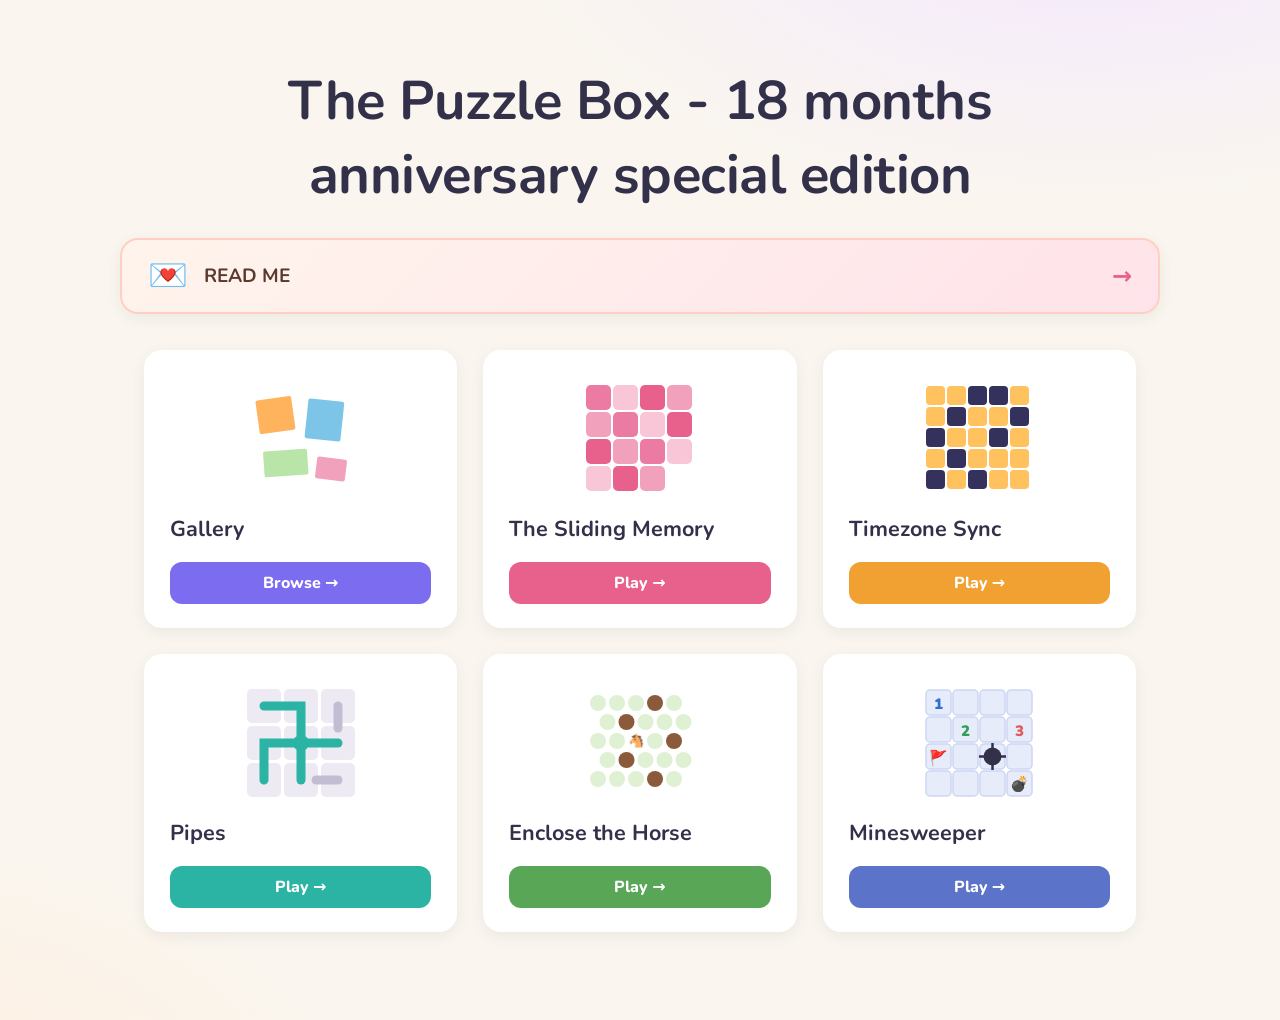
<file: index.html>
<!DOCTYPE html>
<html lang="en">
<head>
<meta charset="utf-8">
<meta name="viewport" content="width=device-width, initial-scale=1">
<title>The Puzzle Box v18</title>
<meta name="description" content="A tiny arcade of hand-made puzzles.">
<link rel="preconnect" href="https://fonts.googleapis.com">
<link href="https://fonts.googleapis.com/css2?family=Nunito:wght@400;600;700;800;900&display=swap" rel="stylesheet">
<link rel="stylesheet" href="css/style.css">
</head>
<body class="home">

<header class="hero">
  <h1>The Puzzle Box - 18 months anniversary special edition</h1>
</header>

<a class="letter-cta" href="letter.html">
  <span class="letter-cta-emoji">💌</span>
  <span class="letter-cta-text">
    <b>READ ME</b>
  </span>
  <span class="letter-cta-arrow">→</span>
</a>

<main class="cards">

  <a class="card" href="gallery.html" style="--card-accent:#7c6cf0">
    <svg width="110" height="110" viewBox="0 0 110 110" aria-hidden="true">
      <g transform="rotate(-8 30 35)"><rect x="8" y="10" width="44" height="50" rx="4" fill="#ffffff"/><rect x="12" y="14" width="36" height="34" rx="2" fill="#ffb35c"/></g>
      <g transform="rotate(6 78 40)"><rect x="56" y="12" width="44" height="56" rx="4" fill="#ffffff"/><rect x="60" y="16" width="36" height="40" rx="2" fill="#7cc4e8"/></g>
      <g transform="rotate(-4 40 82)"><rect x="14" y="62" width="52" height="42" rx="4" fill="#ffffff"/><rect x="18" y="66" width="44" height="26" rx="2" fill="#b9e6a8"/></g>
      <g transform="rotate(7 85 85)"><rect x="66" y="70" width="38" height="36" rx="4" fill="#ffffff"/><rect x="70" y="74" width="30" height="22" rx="2" fill="#f2a1bd"/></g>
    </svg>
    <h2>Gallery</h2>
    <span class="play">Browse →</span>
  </a>

  <a class="card" href="sliding.html" style="--card-accent:#e8618c">
    <svg width="110" height="110" viewBox="0 0 110 110" aria-hidden="true">
      <rect x="1"  y="1"  width="25" height="25" rx="5" fill="#ec7ba3"/>
      <rect x="28" y="1"  width="25" height="25" rx="5" fill="#f9c6d8"/>
      <rect x="55" y="1"  width="25" height="25" rx="5" fill="#e8618c"/>
      <rect x="82" y="1"  width="25" height="25" rx="5" fill="#f2a1bd"/>
      <rect x="1"  y="28" width="25" height="25" rx="5" fill="#f2a1bd"/>
      <rect x="28" y="28" width="25" height="25" rx="5" fill="#ec7ba3"/>
      <rect x="55" y="28" width="25" height="25" rx="5" fill="#f9c6d8"/>
      <rect x="82" y="28" width="25" height="25" rx="5" fill="#e8618c"/>
      <rect x="1"  y="55" width="25" height="25" rx="5" fill="#e8618c"/>
      <rect x="28" y="55" width="25" height="25" rx="5" fill="#f2a1bd"/>
      <rect x="55" y="55" width="25" height="25" rx="5" fill="#ec7ba3"/>
      <rect x="82" y="55" width="25" height="25" rx="5" fill="#f9c6d8"/>
      <rect x="1"  y="82" width="25" height="25" rx="5" fill="#f9c6d8"/>
      <rect x="28" y="82" width="25" height="25" rx="5" fill="#e8618c"/>
      <rect x="55" y="82" width="25" height="25" rx="5" fill="#f2a1bd"/>
    </svg>
    <h2>The Sliding Memory</h2>
    <span class="play">Play →</span>
  </a>

  <a class="card" href="lightsout.html" style="--card-accent:#f0a132">
    <svg width="110" height="110" viewBox="0 0 110 110" aria-hidden="true">
      <rect x="2"  y="2"  width="19" height="19" rx="4" fill="#ffc25e"/>
      <rect x="23" y="2"  width="19" height="19" rx="4" fill="#ffc25e"/>
      <rect x="44" y="2"  width="19" height="19" rx="4" fill="#34325c"/>
      <rect x="65" y="2"  width="19" height="19" rx="4" fill="#34325c"/>
      <rect x="86" y="2"  width="19" height="19" rx="4" fill="#ffc25e"/>
      <rect x="2"  y="23" width="19" height="19" rx="4" fill="#ffc25e"/>
      <rect x="23" y="23" width="19" height="19" rx="4" fill="#34325c"/>
      <rect x="44" y="23" width="19" height="19" rx="4" fill="#ffc25e"/>
      <rect x="65" y="23" width="19" height="19" rx="4" fill="#ffc25e"/>
      <rect x="86" y="23" width="19" height="19" rx="4" fill="#34325c"/>
      <rect x="2"  y="44" width="19" height="19" rx="4" fill="#34325c"/>
      <rect x="23" y="44" width="19" height="19" rx="4" fill="#ffc25e"/>
      <rect x="44" y="44" width="19" height="19" rx="4" fill="#ffc25e"/>
      <rect x="65" y="44" width="19" height="19" rx="4" fill="#34325c"/>
      <rect x="86" y="44" width="19" height="19" rx="4" fill="#ffc25e"/>
      <rect x="2"  y="65" width="19" height="19" rx="4" fill="#ffc25e"/>
      <rect x="23" y="65" width="19" height="19" rx="4" fill="#34325c"/>
      <rect x="44" y="65" width="19" height="19" rx="4" fill="#ffc25e"/>
      <rect x="65" y="65" width="19" height="19" rx="4" fill="#ffc25e"/>
      <rect x="86" y="65" width="19" height="19" rx="4" fill="#ffc25e"/>
      <rect x="2"  y="86" width="19" height="19" rx="4" fill="#34325c"/>
      <rect x="23" y="86" width="19" height="19" rx="4" fill="#ffc25e"/>
      <rect x="44" y="86" width="19" height="19" rx="4" fill="#34325c"/>
      <rect x="65" y="86" width="19" height="19" rx="4" fill="#ffc25e"/>
      <rect x="86" y="86" width="19" height="19" rx="4" fill="#ffc25e"/>
    </svg>
    <h2>Timezone Sync</h2>
    <span class="play">Play →</span>
  </a>



  <a class="card" href="pipes.html" style="--card-accent:#2bb3a3">
    <svg width="110" height="110" viewBox="0 0 110 110" aria-hidden="true">
      <g fill="#edeaf3">
        <rect x="1"  y="1"  width="34" height="34" rx="5"/><rect x="38" y="1"  width="34" height="34" rx="5"/><rect x="75" y="1"  width="34" height="34" rx="5"/>
        <rect x="1"  y="38" width="34" height="34" rx="5"/><rect x="38" y="38" width="34" height="34" rx="5"/><rect x="75" y="38" width="34" height="34" rx="5"/>
        <rect x="1"  y="75" width="34" height="34" rx="5"/><rect x="38" y="75" width="34" height="34" rx="5"/><rect x="75" y="75" width="34" height="34" rx="5"/>
      </g>
      <g stroke="#c3bdd4" stroke-width="9" stroke-linecap="round" fill="none">
        <path d="M92 18 L92 40"/>
        <path d="M92 92 L70 92"/>
      </g>
      <g stroke="#2bb3a3" stroke-width="9" stroke-linecap="round" fill="none">
        <path d="M55 55 L55 18 L18 18"/>
        <path d="M55 55 L18 55 L18 92"/>
        <path d="M55 55 L92 55"/>
        <path d="M55 92 L55 55"/>
      </g>
      <circle cx="55" cy="55" r="8" fill="#2bb3a3"/>
    </svg>
    <h2>Pipes</h2>
    <span class="play">Play →</span>
  </a>

  <a class="card" href="horse.html" style="--card-accent:#5aa657">
    <svg width="110" height="110" viewBox="0 0 110 110" aria-hidden="true">
      <g fill="#dff0d3">
        <circle cx="13" cy="15" r="8"/><circle cx="32" cy="15" r="8"/><circle cx="51" cy="15" r="8"/><circle cx="89" cy="15" r="8"/>
        <circle cx="22.5" cy="34" r="8"/><circle cx="60.5" cy="34" r="8"/><circle cx="79.5" cy="34" r="8"/><circle cx="98.5" cy="34" r="8"/>
        <circle cx="13" cy="53" r="8"/><circle cx="32" cy="53" r="8"/><circle cx="70" cy="53" r="8"/>
        <circle cx="22.5" cy="72" r="8"/><circle cx="60.5" cy="72" r="8"/><circle cx="79.5" cy="72" r="8"/><circle cx="98.5" cy="72" r="8"/>
        <circle cx="13" cy="91" r="8"/><circle cx="32" cy="91" r="8"/><circle cx="51" cy="91" r="8"/><circle cx="89" cy="91" r="8"/>
      </g>
      <g fill="#8a5a3b">
        <circle cx="70" cy="15" r="8"/><circle cx="41.5" cy="34" r="8"/><circle cx="89" cy="53" r="8"/><circle cx="41.5" cy="72" r="8"/><circle cx="70" cy="91" r="8"/>
      </g>
      <circle cx="51" cy="53" r="9" fill="#ffffff"/>
      <text x="51" y="53" font-size="13" text-anchor="middle" dominant-baseline="central">🐴</text>
    </svg>
    <h2>Enclose the Horse</h2>
    <span class="play">Play →</span>
  </a>

  <a class="card" href="minesweeper.html" style="--card-accent:#5b74c9">
    <svg width="110" height="110" viewBox="0 0 110 110" aria-hidden="true">
      <g fill="#e7ecfa" stroke="#cdd6f2" stroke-width="1.5">
        <rect x="2"  y="2"  width="25" height="25" rx="4"/><rect x="29" y="2"  width="25" height="25" rx="4"/><rect x="56" y="2"  width="25" height="25" rx="4"/><rect x="83" y="2"  width="25" height="25" rx="4"/>
        <rect x="2"  y="29" width="25" height="25" rx="4"/><rect x="29" y="29" width="25" height="25" rx="4"/><rect x="56" y="29" width="25" height="25" rx="4"/><rect x="83" y="29" width="25" height="25" rx="4"/>
        <rect x="2"  y="56" width="25" height="25" rx="4"/><rect x="29" y="56" width="25" height="25" rx="4"/><rect x="56" y="56" width="25" height="25" rx="4"/><rect x="83" y="56" width="25" height="25" rx="4"/>
        <rect x="2"  y="83" width="25" height="25" rx="4"/><rect x="29" y="83" width="25" height="25" rx="4"/><rect x="56" y="83" width="25" height="25" rx="4"/><rect x="83" y="83" width="25" height="25" rx="4"/>
      </g>
      <text x="14.5" y="15.5" font-size="15" text-anchor="middle" dominant-baseline="central" fill="#2f6fd6" font-weight="900">1</text>
      <text x="41.5" y="42.5" font-size="15" text-anchor="middle" dominant-baseline="central" fill="#2f9e57" font-weight="900">2</text>
      <text x="95.5" y="42.5" font-size="15" text-anchor="middle" dominant-baseline="central" fill="#e05b5b" font-weight="900">3</text>
      <text x="14.5" y="69.5" font-size="15" text-anchor="middle" dominant-baseline="central">🚩</text>
      <circle cx="68.5" cy="68.5" r="9" fill="#33304a"/>
      <line x1="68.5" y1="55" x2="68.5" y2="82" stroke="#33304a" stroke-width="2.5"/>
      <line x1="55" y1="68.5" x2="82" y2="68.5" stroke="#33304a" stroke-width="2.5"/>
      <text x="95.5" y="95.5" font-size="15" text-anchor="middle" dominant-baseline="central">💣</text>
    </svg>
    <h2>Minesweeper</h2>
    <span class="play">Play →</span>
  </a>

</main>

<footer class="site-foot"></footer>

</body>
</html>
</file>
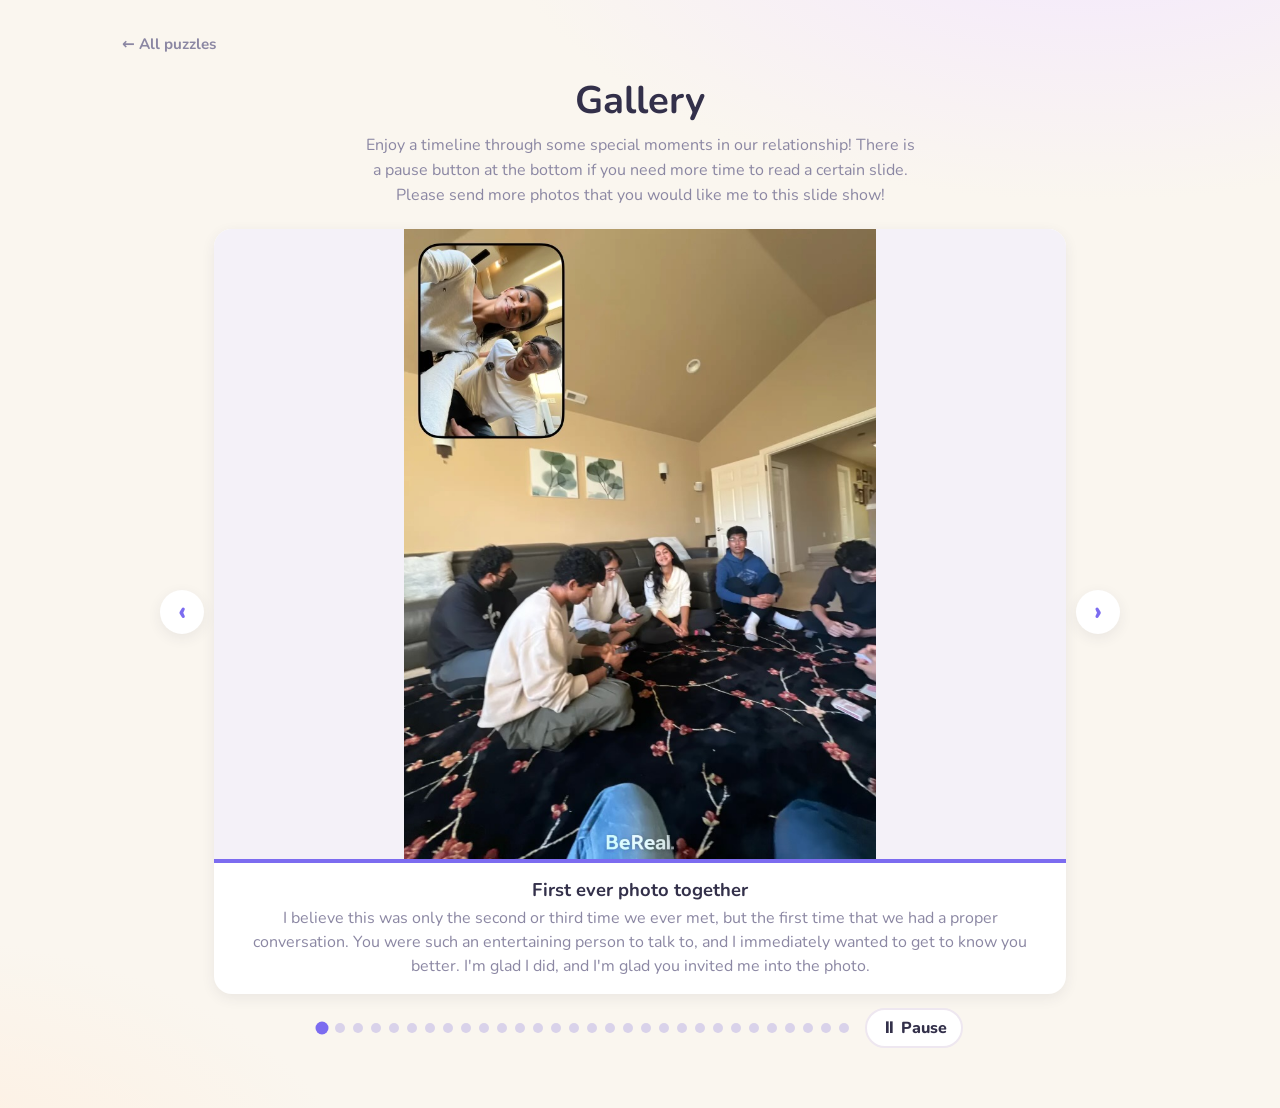
<file: gallery.html>
<!DOCTYPE html>
<html lang="en">
<head>
<meta charset="utf-8">
<meta name="viewport" content="width=device-width, initial-scale=1">
<title>Gallery · The Puzzle Box</title>
<link rel="preconnect" href="https://fonts.googleapis.com">
<link href="https://fonts.googleapis.com/css2?family=Nunito:wght@400;600;700;800;900&display=swap" rel="stylesheet">
<link rel="stylesheet" href="css/style.css">
</head>
<body class="game-gallery">
<div class="game-wrap">

  <div class="top-line"><a class="back" href="index.html">← All puzzles</a></div>

  <h1 class="game-title">Gallery</h1>
  <p class="game-sub">
    Enjoy a timeline through some special moments in our relationship! There is a pause button at the bottom if you 
    need more time to read a certain slide. Please send more photos that you would like me to this slide show!
  </p>

  <!-- To add your own photos: drop files into images/gallery/ and edit the PHOTOS list at the top of js/gallery.js -->
  <div class="slideshow" id="slideshow">
    <div class="ss-stage">
      <button class="ss-arrow" id="ssPrev" type="button" aria-label="previous photo">‹</button>
      <div class="ss-card">
        <figure>
          <img id="ssImg" alt="">
          <div class="ss-progress" aria-hidden="true"><i id="ssBar"></i></div>
          <figcaption>
            <b id="ssTitle"></b>
            <span id="ssNote"></span>
          </figcaption>
        </figure>
      </div>
      <button class="ss-arrow" id="ssNext" type="button" aria-label="next photo">›</button>
    </div>
    <div class="ss-bottom">
      <div class="ss-dots" id="ssDots"></div>
      <button class="ss-pause" id="ssPause" type="button" aria-pressed="false">⏸ Pause</button>
    </div>
  </div>

</div>

<script src="js/gallery.js"></script>
</body>
</html>
</file>
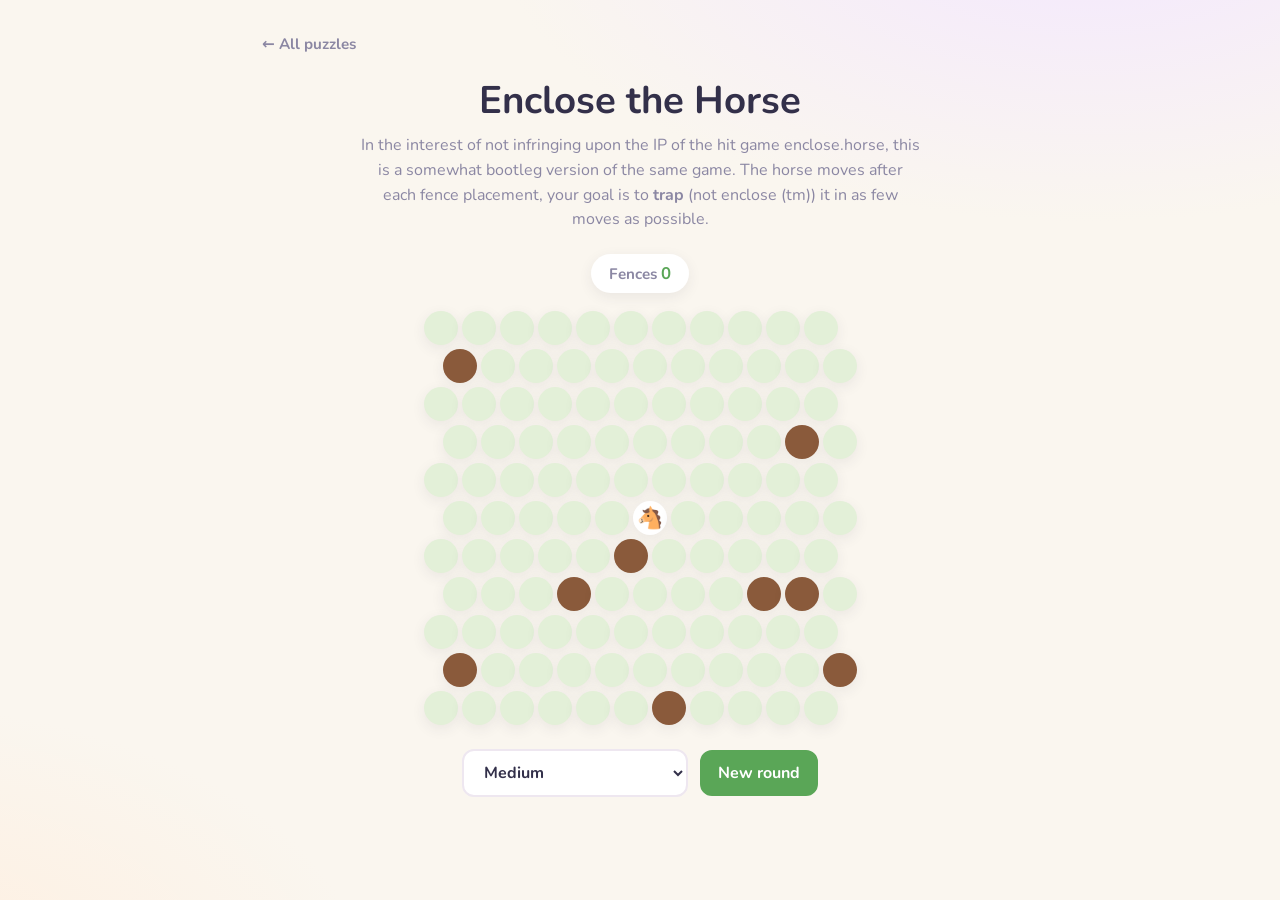
<file: horse.html>
<!DOCTYPE html>
<html lang="en">
<head>
<meta charset="utf-8">
<meta name="viewport" content="width=device-width, initial-scale=1">
<title>Enclose the Horse · The Puzzle Box</title>
<link rel="preconnect" href="https://fonts.googleapis.com">
<link href="https://fonts.googleapis.com/css2?family=Nunito:wght@400;600;700;800;900&display=swap" rel="stylesheet">
<link rel="stylesheet" href="css/style.css">
</head>
<body class="game-horse">
<div class="game-wrap">

  <div class="top-line"><a class="back" href="index.html">← All puzzles</a></div>

  <h1 class="game-title">Enclose the Horse</h1>
  <p class="game-sub">
    In the interest of not infringing upon the IP of the hit game enclose.horse, this is a somewhat bootleg version of the same game. 
    The horse moves after each fence placement, your goal is to <strong>trap</strong> (not enclose (tm)) it in as few moves as possible.
  </p>

  <div id="winBanner" class="win-banner">
    <div class="big" id="bannerBig">Horse enclosed! 🎉</div>
    <div class="sub" id="bannerSub"></div>
  </div>

  <div class="statbar">
    <span class="chip">Fences <b id="fences">0</b></span>
  </div>

  <div class="board-wrap">
    <div id="board" class="horse-board" aria-label="meadow"></div>
  </div>

  <div class="controls">
    <select id="diffSel" aria-label="difficulty">
      <option value="easy">Easy · big head start</option>
      <option value="medium" selected>Medium</option>
      <option value="hard">Hard · small head start</option>
    </select>
    <button id="newBtn" class="primary" type="button">New round</button>
  </div>

</div>

<script src="js/common.js"></script>
<script src="js/horse.js"></script>
</body>
</html>
</file>
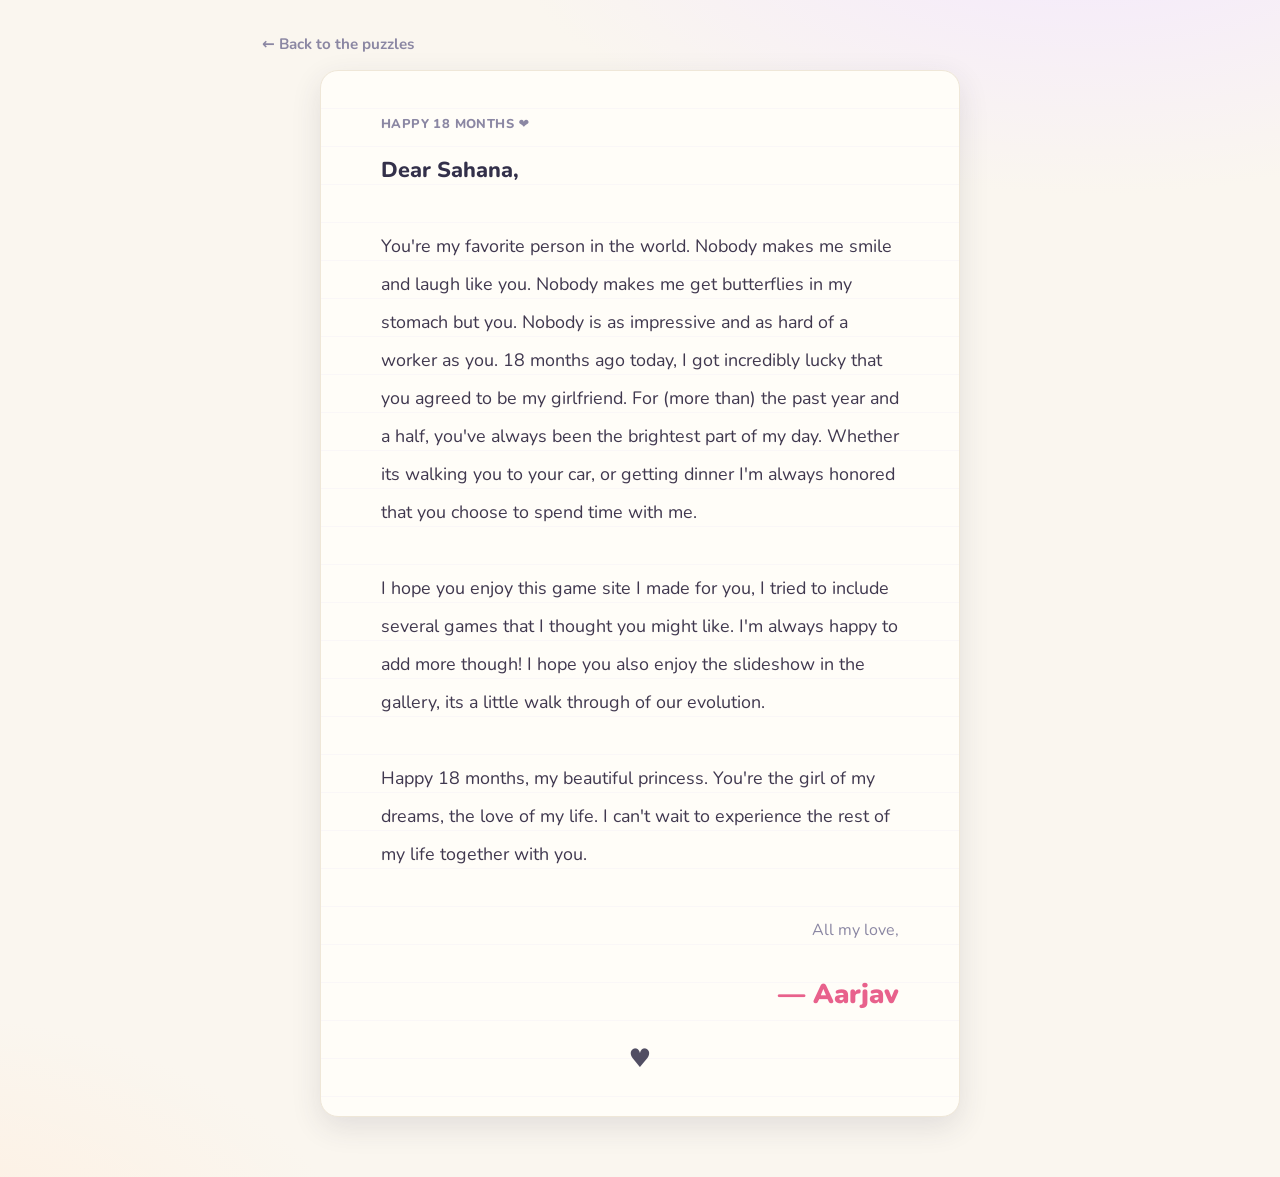
<file: letter.html>
<!DOCTYPE html>
<html lang="en">
<head>
<meta charset="utf-8">
<meta name="viewport" content="width=device-width, initial-scale=1">
<title>A letter for you · The Puzzle Box</title>
<link rel="preconnect" href="https://fonts.googleapis.com">
<link href="https://fonts.googleapis.com/css2?family=Nunito:wght@400;600;700;800;900&display=swap" rel="stylesheet">
<link rel="stylesheet" href="css/style.css">
</head>
<body class="page-letter">
<div class="game-wrap">

  <div class="top-line"><a class="back" href="index.html">← Back to the puzzles</a></div>

  <!-- =========================================================
       WRITE YOUR LETTER HERE.
       Just replace the text inside the <p> tags below with your
       own words. Add or remove <p>…</p> paragraphs as you like,
       and change the name at the bottom. Nothing else needs editing.
       ========================================================= -->
  <article class="letter-sheet">
    <p class="to">Happy 18 months ❤️</p>

    <div class="letter-body">
      <p class="greeting">Dear Sahana,</p>

      <p>
        You're my favorite person in the world. Nobody makes me smile and laugh like you. Nobody makes me get butterflies in my stomach 
        but you. Nobody is as impressive and as hard of a worker as you. 18 months ago today, I got incredibly lucky that you agreed to
        be my girlfriend. For (more than) the past year and a half, you've always been the brightest part of my day. Whether its walking
        you to your car, or getting dinner I'm always honored that you choose to spend time with me.
      </p>

      <p>
        I hope you enjoy this game site I made for you, I tried to include several games that I thought you might like. I'm always happy to add more though!
        I hope you also enjoy the slideshow in the gallery, its a little walk through of our evolution.
      </p>

      <p>
        Happy 18 months, my beautiful princess. You're the girl of my dreams, the love of my life. I can't wait to experience the rest
        of my life together with you. 
      </p>
    </div>

    <div class="letter-sign">
      <p class="sign-line">All my love,</p>
      <p class="sign-name">— Aarjav</p>
    </div>

    <p class="letter-heart"> ♥ </p>
  </article>

</div>
</body>
</html>
</file>
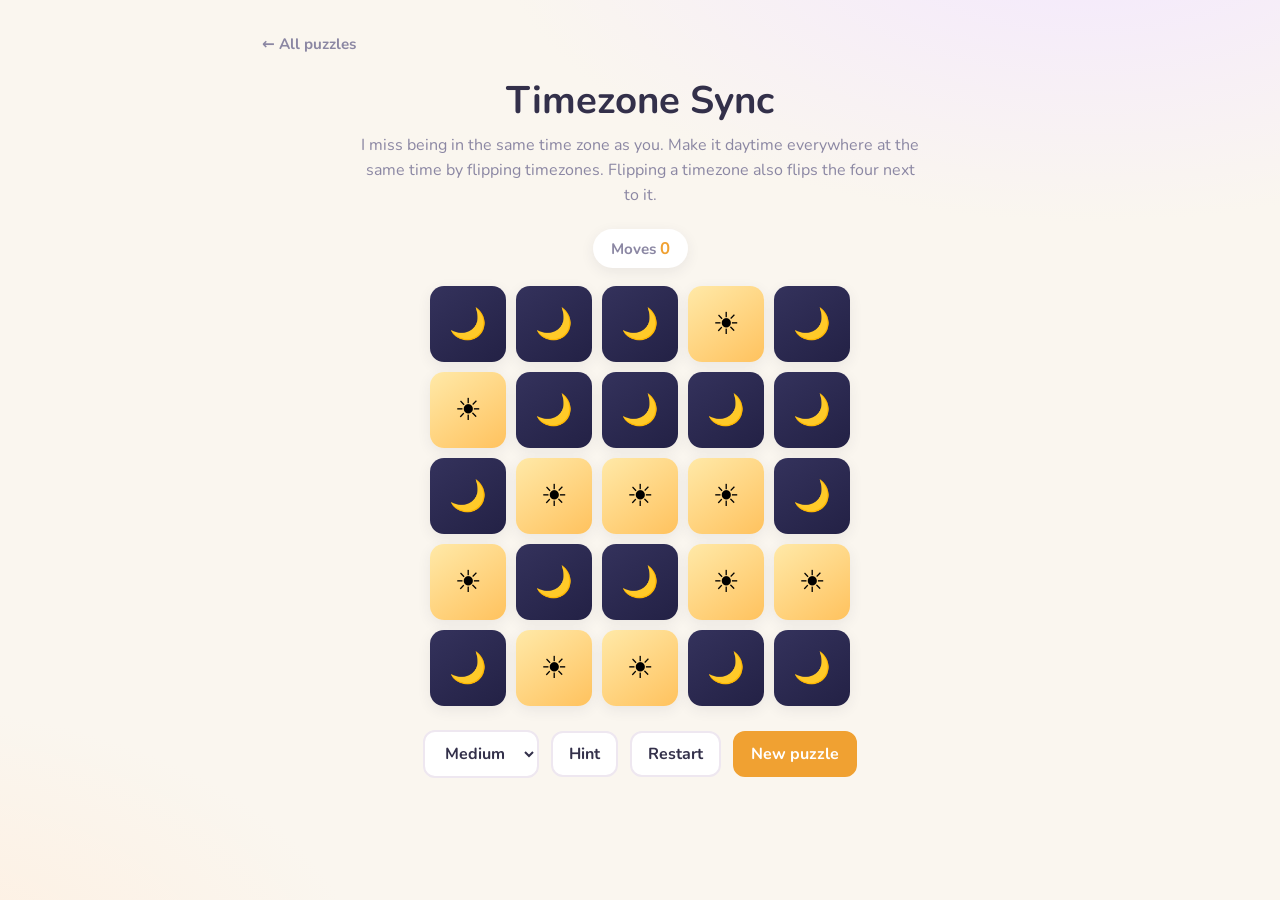
<file: lightsout.html>
<!DOCTYPE html>
<html lang="en">
<head>
<meta charset="utf-8">
<meta name="viewport" content="width=device-width, initial-scale=1">
<title>Timezone Sync · The Puzzle Box</title>
<link rel="preconnect" href="https://fonts.googleapis.com">
<link href="https://fonts.googleapis.com/css2?family=Nunito:wght@400;600;700;800;900&display=swap" rel="stylesheet">
<link rel="stylesheet" href="css/style.css">
<link rel="icon" href="data:image/svg+xml,%3Csvg xmlns='http://www.w3.org/2000/svg' viewBox='0 0 100 100'%3E%3Ctext y='0.9em' font-size='90'%3E%F0%9F%A7%A9%3C/text%3E%3C/svg%3E">
</head>
<body class="game-lights">
<div class="game-wrap">

  <div class="top-line"><a class="back" href="index.html">← All puzzles</a></div>

  <h1 class="game-title">Timezone Sync</h1>
  <p class="game-sub">
    I miss being in the same time zone as you. Make it daytime everywhere at the same time by flipping timezones. Flipping a timezone also flips
    the four next to it.
  </p>

  <div id="winBanner" class="win-banner">
    <div class="big">All timezones in sync! ☀️</div>
    <div class="sub" id="winSub"></div>
  </div>

  <div class="statbar">
    <span class="chip">Moves <b id="moves">0</b></span>
  </div>

  <div class="board-wrap">
    <div id="board" class="lights-board" aria-label="lights out board"></div>
  </div>

  <div class="controls">
    <select id="diffSel" aria-label="difficulty">
      <option value="easy">Easy</option>
      <option value="medium" selected>Medium</option>
      <option value="hard">Hard</option>
    </select>
    <button id="hintBtn" type="button">Hint</button>
    <button id="restartBtn" type="button">Restart</button>
    <button id="newBtn" class="primary" type="button">New puzzle</button>
  </div>

</div>

<script src="js/common.js"></script>
<script src="js/lightsout.js"></script>
</body>
</html>
</file>
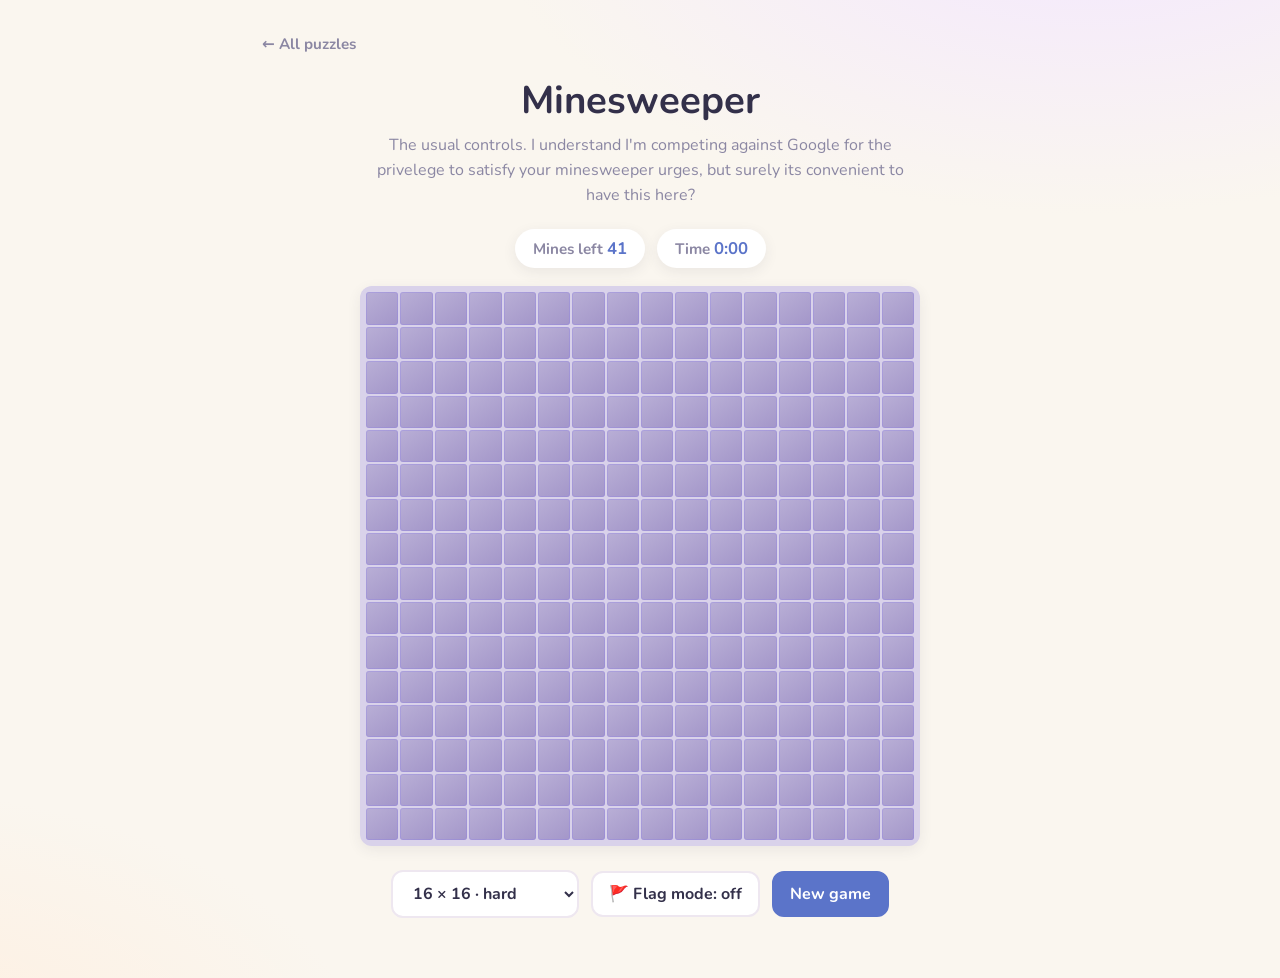
<file: minesweeper.html>
<!DOCTYPE html>
<html lang="en">
<head>
<meta charset="utf-8">
<meta name="viewport" content="width=device-width, initial-scale=1">
<title>Minesweeper · The Puzzle Box</title>
<link rel="preconnect" href="https://fonts.googleapis.com">
<link href="https://fonts.googleapis.com/css2?family=Nunito:wght@400;600;700;800;900&display=swap" rel="stylesheet">
<link rel="stylesheet" href="css/style.css">
</head>
<body class="game-mines">
<div class="game-wrap">

  <div class="top-line"><a class="back" href="index.html">← All puzzles</a></div>

  <h1 class="game-title">Minesweeper</h1>
  <p class="game-sub">
    The usual controls. I understand I'm competing against Google for the privelege to satisfy your minesweeper urges, but surely its convenient to have this here?
  </p>

  <div id="winBanner" class="win-banner">
    <div class="big" id="bannerBig">Swept clean! 🎉</div>
    <div class="sub" id="bannerSub"></div>
  </div>

  <div class="statbar">
    <span class="chip">Mines left <b id="mineCount">—</b></span>
    <span class="chip">Time <b id="time">0:00</b></span>
  </div>

  <div class="board-wrap">
    <div id="board" class="mines-board" aria-label="minesweeper board"></div>
  </div>

  <div class="controls">
    <select id="sizeSel" aria-label="board size">
      <option value="9">9 × 9 · easy</option>
      <option value="12">12 × 12 · medium</option>
      <option value="16" selected>16 × 16 · hard</option>
      <option value="20">20 × 20 · expert</option>
      <option value="24">24 × 24 · extreme</option>
    </select>
    <button id="flagBtn" type="button">🚩 Flag mode: off</button>
    <button id="newBtn" class="primary" type="button">New game</button>
  </div>

</div>

<script src="js/common.js"></script>
<script src="js/minesweeper.js"></script>
</body>
</html>
</file>
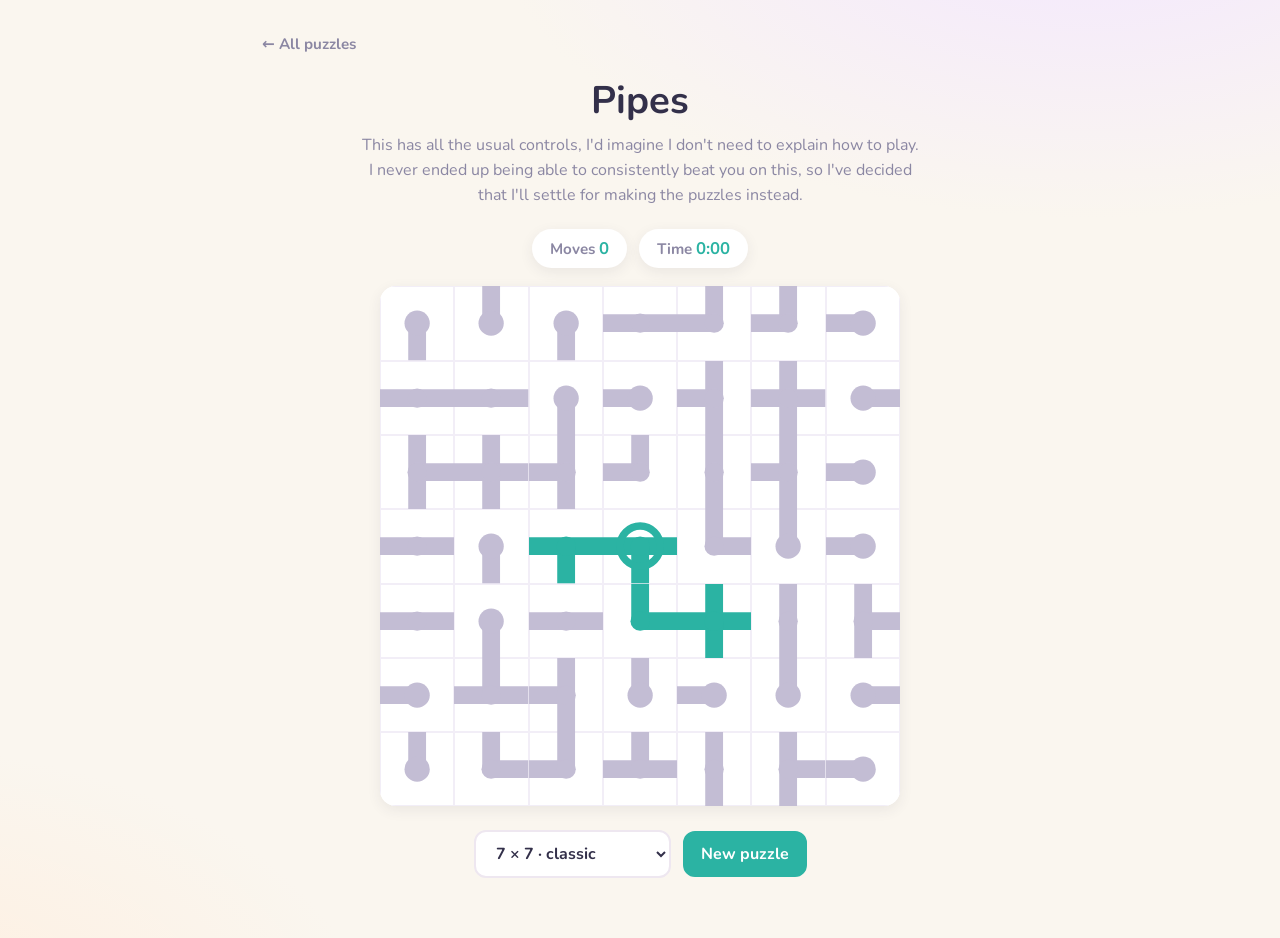
<file: pipes.html>
<!DOCTYPE html>
<html lang="en">
<head>
<meta charset="utf-8">
<meta name="viewport" content="width=device-width, initial-scale=1">
<title>Pipes · The Puzzle Box</title>
<link rel="preconnect" href="https://fonts.googleapis.com">
<link href="https://fonts.googleapis.com/css2?family=Nunito:wght@400;600;700;800;900&display=swap" rel="stylesheet">
<link rel="stylesheet" href="css/style.css">
</head>
<body class="game-pipes">
<div class="game-wrap">

  <div class="top-line"><a class="back" href="index.html">← All puzzles</a></div>

  <h1 class="game-title">Pipes</h1>
  <p class="game-sub">
    This has all the usual controls, I'd imagine I don't need to explain how to play. I never ended up being able to consistently beat you on this, so I've decided that I'll settle for 
    making the puzzles instead. 
  </p>

  <div id="winBanner" class="win-banner">
    <div class="big">Everything's flowing! 💧</div>
    <div class="sub" id="winSub"></div>
  </div>

  <div class="statbar">
    <span class="chip">Moves <b id="moves">0</b></span>
    <span class="chip">Time <b id="time">0:00</b></span>
  </div>

  <div class="board-wrap">
    <div id="board" class="pipes-board" aria-label="pipes board"></div>
  </div>

  <div class="controls">
    <select id="sizeSel" aria-label="board size">
      <option value="5">5 × 5 · easy</option>
      <option value="7" selected>7 × 7 · classic</option>
      <option value="9">9 × 9 · hard</option>
      <option value="11">11 × 11 · expert</option>
      <option value="20">20 × 20 · marathon</option>
    </select>
    <button id="newBtn" class="primary" type="button">New puzzle</button>
  </div>

</div>

<script src="js/common.js"></script>
<script src="js/pipes.js"></script>
</body>
</html>
</file>
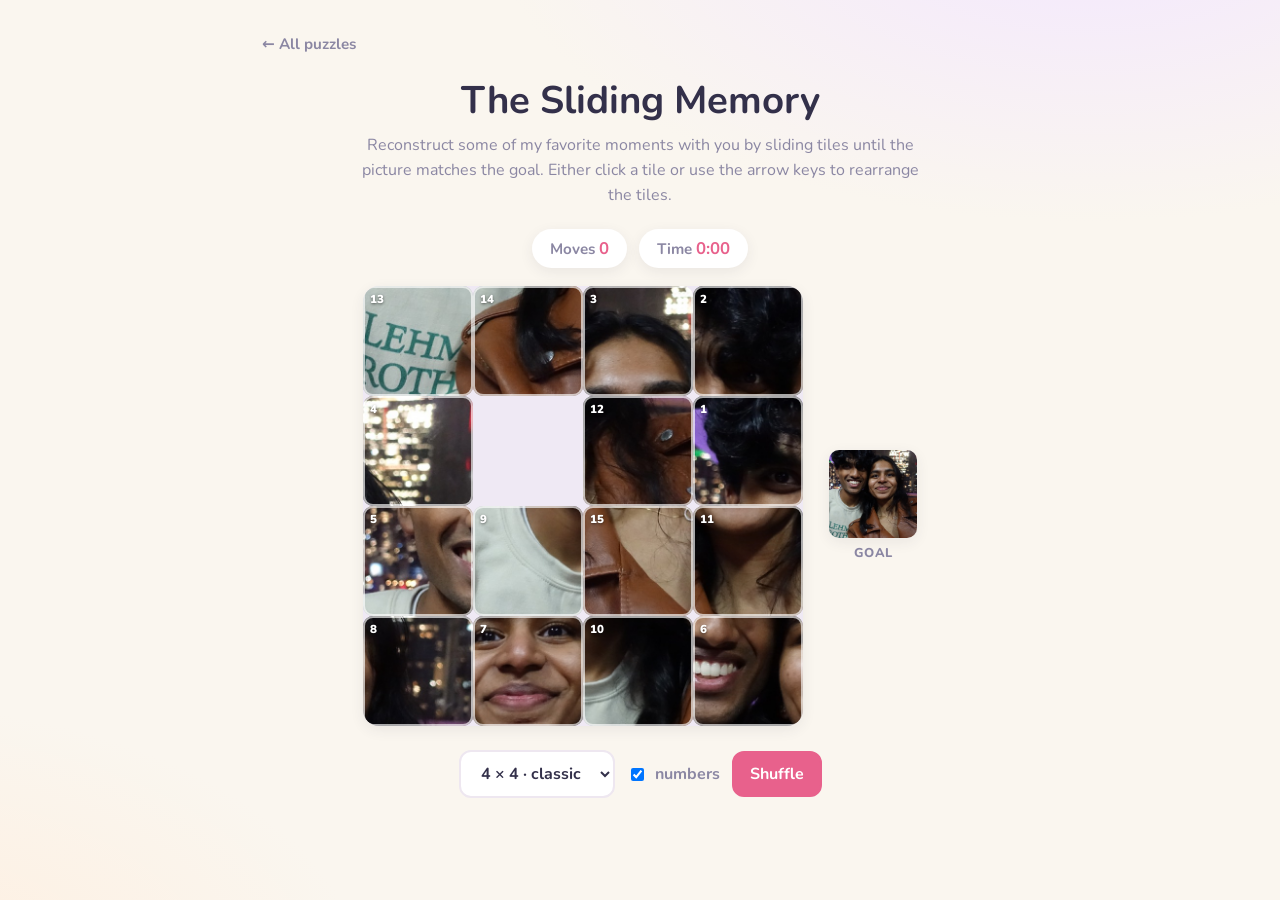
<file: sliding.html>
<!DOCTYPE html>
<html lang="en">
<head>
<meta charset="utf-8">
<meta name="viewport" content="width=device-width, initial-scale=1">
<title>The Sliding Memory · The Puzzle Box</title>
<link rel="preconnect" href="https://fonts.googleapis.com">
<link href="https://fonts.googleapis.com/css2?family=Nunito:wght@400;600;700;800;900&display=swap" rel="stylesheet">
<link rel="stylesheet" href="css/style.css">
<link rel="icon" href="data:image/svg+xml,%3Csvg xmlns='http://www.w3.org/2000/svg' viewBox='0 0 100 100'%3E%3Ctext y='0.9em' font-size='90'%3E%F0%9F%A7%A9%3C/text%3E%3C/svg%3E">
</head>
<body class="game-slide">
<div class="game-wrap">

  <div class="top-line"><a class="back" href="index.html">← All puzzles</a></div>

  <h1 class="game-title">The Sliding Memory</h1>
  <p class="game-sub">
    Reconstruct some of my favorite moments with you by sliding tiles until the picture matches the goal.
    Either click a tile or use the arrow keys to rearrange the tiles. 
  </p>

  <div id="winBanner" class="win-banner">
    <div class="big">Picture restored!</div>
    <div class="sub" id="winSub"></div>
  </div>

  <div class="statbar">
    <span class="chip">Moves <b id="moves">0</b></span>
    <span class="chip">Time <b id="time">0:00</b></span>
  </div>

  <div class="board-row">
    <div id="board" class="slide-board" aria-label="sliding puzzle board"></div>
    <div class="preview">
      <img id="previewImg" alt="goal picture">
      <span>goal</span>
    </div>
  </div>

  <div class="controls">
    <select id="sizeSel" aria-label="board size">
      <option value="3">3 × 3 · easy</option>
      <option value="4" selected>4 × 4 · classic</option>
      <option value="5">5 × 5 · hard</option>
      <option value="6">6 × 6 · expert</option>
    </select>
    <label class="opt"><input type="checkbox" id="numsChk" checked> numbers</label>
    <button id="newBtn" class="primary" type="button">Shuffle</button>
  </div>

</div>

<!-- Puzzle photos come from the shared library (PHOTOS in js/gallery.js).
     Drop new pictures into images/gallery/ and add them to that list. -->
<script src="js/common.js"></script>
<script src="js/gallery.js"></script>
<script src="js/sliding.js"></script>
</body>
</html>
</file>
<file: css/style.css>
/* ================= base ================= */
:root{
  --bg:#faf6ef;
  --ink:#33304a;
  --muted:#8b87a3;
  --card:#ffffff;
  --line:#eee7f0;
  --shadow:0 10px 30px rgba(51,48,74,.12);
  --shadow-sm:0 4px 14px rgba(51,48,74,.08);
  --radius:18px;
  --accent:#7c6cf0;             /* overridden per game via body class */
  --accent-slide:#e8618c;
  --accent-lights:#f0a132;
  --accent-connect:#3fa7d6;
  --accent-pipes:#2bb3a3;
  --accent-horse:#5aa657;
  --accent-gallery:#7c6cf0;
  --accent-mines:#5b74c9;
  --win:#35c26b;
}
*{box-sizing:border-box}
html,body{margin:0;padding:0}
body{
  font-family:"Nunito","Avenir Next","Segoe UI",system-ui,-apple-system,sans-serif;
  background:
    radial-gradient(1000px 520px at 85% -10%, #f3e7ff 0%, transparent 60%),
    radial-gradient(900px 520px at -10% 110%, #ffeede 0%, transparent 55%),
    var(--bg);
  color:var(--ink);
  min-height:100vh;
  -webkit-tap-highlight-color:transparent;
}
body.game-slide{--accent:var(--accent-slide)}
body.game-lights{--accent:var(--accent-lights)}
body.game-connect{--accent:var(--accent-connect)}
body.game-pipes{--accent:var(--accent-pipes)}
body.game-horse{--accent:var(--accent-horse)}
body.game-gallery{--accent:var(--accent-gallery)}
body.game-mines{--accent:var(--accent-mines)}
body.page-letter{--accent:#e8618c}
a{color:inherit}
button,select{font:inherit}

/* ================= home ================= */
.hero{max-width:1040px;margin:0 auto;padding:64px 24px 8px;text-align:center}
.hero h1{font-size:clamp(2.2rem,5vw,3.4rem);margin:0 0 10px;letter-spacing:-.5px}
.hero p{color:var(--muted);font-size:1.15rem;margin:0}
.cards{
  max-width:1040px;margin:36px auto 0;padding:0 24px 30px;
  display:grid;gap:26px;grid-template-columns:repeat(auto-fit,minmax(270px,1fr));
}
.card{
  background:var(--card);border-radius:var(--radius);box-shadow:var(--shadow-sm);
  padding:26px 24px 22px;text-decoration:none;display:flex;flex-direction:column;gap:12px;
  border:2px solid transparent;
  transition:transform .18s ease, box-shadow .18s ease, border-color .18s ease;
}
.card:hover{transform:translateY(-6px);box-shadow:var(--shadow);border-color:var(--card-accent)}
.card svg{display:block;margin:6px auto 8px}
.card h2{margin:0;font-size:1.35rem}
.card p{margin:0;color:var(--muted);line-height:1.55;flex:1}
.tag{
  align-self:flex-start;font-size:.72rem;font-weight:800;letter-spacing:.6px;text-transform:uppercase;
  color:var(--card-accent);
  background:#f4f1f8;
  background:color-mix(in srgb, var(--card-accent) 12%, white);
  padding:4px 10px;border-radius:999px;
}
.play{margin-top:6px;text-align:center;background:var(--card-accent);color:#fff;font-weight:800;padding:10px 16px;border-radius:12px}
.site-foot{text-align:center;color:var(--muted);padding:14px 20px 44px;font-size:.95rem}

/* ---- letter call-to-action on the home page ---- */
.letter-cta{
  max-width:1040px;margin:8px auto 20px;
  width:calc(100% - 48px);
  display:flex;align-items:center;gap:16px;
  padding:20px 26px;border-radius:var(--radius);text-decoration:none;
  color:#5a3a2e;
  background:linear-gradient(135deg,#fff4ec,#ffe3ea);
  border:2px solid #ffd0c2;box-shadow:var(--shadow-sm);
  transition:transform .18s ease, box-shadow .18s ease;
}
.letter-cta:hover{transform:translateY(-4px);box-shadow:var(--shadow)}
.letter-cta-emoji{font-size:2rem;line-height:1}
.letter-cta-text{display:flex;flex-direction:column;flex:1}
.letter-cta-text b{font-size:1.2rem}
.letter-cta-text small{color:#a97f72;font-size:.92rem;margin-top:2px}
.letter-cta-arrow{font-size:1.5rem;font-weight:900;color:#e8618c}

/* ================= letter page ================= */
.letter-sheet{
  max-width:640px;margin:8px auto 0;
  background:
    repeating-linear-gradient(transparent, transparent 37px, rgba(124,108,240,.08) 38px),
    #fffdf8;
  border-radius:var(--radius);box-shadow:var(--shadow);
  padding:44px clamp(24px,6vw,60px) 40px;
  border:1px solid #efe7d8;
}
.letter-sheet .to{color:var(--muted);font-weight:800;letter-spacing:.4px;text-transform:uppercase;font-size:.8rem;margin:0 0 18px}
.letter-body{font-size:1.12rem;line-height:38px;color:#40384f}
.letter-body p{margin:0 0 38px}
.letter-body .greeting{font-size:1.35rem;font-weight:800;color:var(--ink)}
.letter-sign{margin-top:6px;text-align:right}
.letter-sign .sign-line{color:var(--muted);line-height:38px}
.letter-sign .sign-name{font-size:1.7rem;font-weight:900;color:var(--accent);line-height:1.4}
.letter-heart{text-align:center;font-size:1.6rem;margin:26px 0 0;opacity:.85}

/* ================= game pages ================= */
.game-wrap{max-width:820px;margin:0 auto;padding:26px 20px 60px}
body.game-gallery .game-wrap{max-width:1100px}
.top-line{display:flex;align-items:center}
.back{color:var(--muted);text-decoration:none;font-weight:700;font-size:.95rem;padding:8px 12px;border-radius:10px}
.back:hover{color:var(--accent);background:#fff}
.game-title{text-align:center;font-size:clamp(1.7rem,4.5vw,2.4rem);margin:12px 0 6px}
.game-sub{text-align:center;color:var(--muted);margin:0 auto 22px;line-height:1.55;max-width:560px}
.statbar{display:flex;justify-content:center;align-items:center;gap:12px;flex-wrap:wrap;margin-bottom:18px}
.chip{background:#fff;box-shadow:var(--shadow-sm);border-radius:999px;padding:8px 18px;font-size:.95rem;color:var(--muted);font-weight:700}
.chip b{color:var(--accent);font-size:1.05rem}
.board-wrap{display:flex;justify-content:center}
.board-row{display:flex;justify-content:center;align-items:center;gap:26px;flex-wrap:wrap}
.controls{display:flex;justify-content:center;align-items:center;gap:12px;flex-wrap:wrap;margin-top:24px}
.controls select,.controls button{
  border:2px solid var(--line);background:#fff;border-radius:12px;
  padding:10px 16px;font-weight:700;color:var(--ink);cursor:pointer;
}
.controls button:hover,.controls select:hover{border-color:var(--accent)}
.controls button.primary{background:var(--accent);border-color:var(--accent);color:#fff}
.controls button.primary:hover{filter:brightness(1.07)}
.controls label.opt{display:flex;align-items:center;gap:8px;font-weight:700;color:var(--muted);cursor:pointer}
.hint-note{text-align:center;color:var(--muted);font-size:.9rem;margin-top:18px}

.win-banner{
  display:none;max-width:460px;margin:0 auto 18px;text-align:center;
  background:#fff;border:2px solid var(--win);border-radius:var(--radius);
  padding:14px 20px;box-shadow:var(--shadow-sm);
}
.win-banner.show{display:block;animation:pop .35s ease}
.win-banner .big{font-size:1.25rem;font-weight:900;color:var(--win)}
.win-banner .sub{color:var(--muted);font-size:.95rem;margin-top:2px}
@keyframes pop{from{transform:scale(.85);opacity:0}to{transform:scale(1);opacity:1}}

/* confetti */
.confetti-piece{
  position:fixed;top:-4vh;width:10px;height:16px;z-index:999;pointer-events:none;
  animation:confetti-fall linear forwards;
}
@keyframes confetti-fall{
  from{transform:translateY(0) rotate(0deg);opacity:1}
  to{transform:translateY(112vh) rotate(var(--spin,720deg));opacity:.9}
}

/* ================= sliding puzzle ================= */
.slide-board{
  position:relative;width:min(92vw,440px);aspect-ratio:1/1;
  background:#efe9f4;border-radius:16px;box-shadow:var(--shadow-sm);
  overflow:hidden;touch-action:manipulation;
}
.tile{
  position:absolute;left:0;top:0;
  width:calc(100% / var(--n));height:calc(100% / var(--n));
  border:0;padding:0;cursor:pointer;background-repeat:no-repeat;
  border-radius:10px;box-shadow:inset 0 0 0 2px rgba(255,255,255,.65);
  transition:transform .13s ease, box-shadow .3s ease, border-radius .3s ease;
}
.tile:focus-visible{outline:3px solid var(--accent);z-index:2}
.tile .num{
  position:absolute;top:5px;left:7px;font-size:.72rem;font-weight:900;color:#fff;
  text-shadow:0 1px 3px rgba(0,0,0,.55);pointer-events:none;
}
.slide-board.hide-nums .num{display:none}
.slide-board.done .tile{cursor:default;box-shadow:none;border-radius:0}
.slide-board.done .num{display:none}
.preview{display:flex;flex-direction:column;align-items:center;gap:6px;color:var(--muted);font-size:.8rem;font-weight:800;letter-spacing:.5px;text-transform:uppercase}
.preview img{width:88px;height:88px;border-radius:10px;box-shadow:var(--shadow-sm);display:block;background:#eee}

/* ================= lights out ================= */
.lights-board{
  display:grid;grid-template-columns:repeat(5,1fr);gap:10px;
  width:min(92vw,420px);touch-action:manipulation;
}
.lcell{
  aspect-ratio:1/1;border:0;border-radius:14px;cursor:pointer;
  display:flex;align-items:center;justify-content:center;
  font-size:clamp(1.2rem,6vw,1.9rem);box-shadow:var(--shadow-sm);
  transition:background .3s ease, transform .08s ease;
}
.lcell:active{transform:scale(.93)}
.lcell.lit{background:linear-gradient(145deg,#ffe9a8,#ffc25e)}
.lcell.dark{background:linear-gradient(145deg,#34325c,#232145)}
.lcell.hint{outline:3px dashed var(--accent);outline-offset:2px;animation:pulse 1s ease infinite}
@keyframes pulse{50%{transform:scale(1.06)}}
.lights-board.done .lcell{cursor:default}

/* ================= connection grid ================= */
.connect-board{
  position:relative;display:grid;grid-template-columns:repeat(var(--n),1fr);gap:6px;
  width:min(92vw,480px);touch-action:none;
}
.ccell{
  aspect-ratio:1/1;border:0;border-radius:9px;background:#fff;box-shadow:var(--shadow-sm);
  cursor:pointer;display:flex;align-items:center;justify-content:center;
  font-size:clamp(.8rem,3.4vw,1.15rem);transition:background .15s ease;padding:0;
}
.ccell.blocked{background:linear-gradient(145deg,#4a4666,#332f4e);cursor:default;box-shadow:none}
.ccell.sel{background:#c9e4f4}
.ccell.sel{background:color-mix(in srgb, var(--accent) 26%, white)}
.ccell.sel.orphan{background:#dfe3ea}
.ccell.bad{background:#f6c9c9}
.connect-board.done .ccell{cursor:default}
.connect-board.done .ccell.sel{background:#d9f4e4}
#wire{position:absolute;inset:0;width:100%;height:100%;pointer-events:none}

/* lose variant of the banner (horse escaping) */
.win-banner.lose{border-color:#e05b5b}
.win-banner.lose .big{color:#e05b5b}

/* ================= pipes ================= */
.pipes-board{
  display:grid;grid-template-columns:repeat(var(--n),1fr);grid-auto-rows:1fr;
  width:min(92vw,520px);aspect-ratio:1/1;
  background:#fff;border-radius:16px;overflow:hidden;box-shadow:var(--shadow-sm);
  touch-action:manipulation;
}
.pcell{border:0;padding:0;background:#fff;box-shadow:inset 0 0 0 1px #f2eef7;cursor:pointer;position:relative}
.pcell svg{display:block;width:100%;height:100%;transition:transform .18s ease}
.pcell line{stroke:#c3bdd4;stroke-width:24;transition:stroke .25s}
.pcell .dot{fill:#c3bdd4;transition:fill .25s}
.pcell.wet line{stroke:var(--accent)}
.pcell.wet .dot{fill:var(--accent)}
.pcell .src-ring{fill:none;stroke:var(--accent);stroke-width:10}
.pcell.locked{background:#f3eff9}
.pcell.locked::after{content:"";position:absolute;inset:2px;border-radius:6px;box-shadow:inset 0 0 0 2px #d9d2ea;pointer-events:none}
.pipes-board.done .pcell{cursor:default}

/* ================= enclose the horse ================= */
.horse-board{display:flex;flex-direction:column;gap:4px;--cell:min(7.2vw,34px)}
.hrow{display:flex;gap:4px}
.hrow.odd{margin-left:calc(var(--cell) / 2 + 2px)}
.hcell{
  width:var(--cell);height:var(--cell);border-radius:50%;border:0;padding:0;
  background:#e3f0d8;cursor:pointer;box-shadow:var(--shadow-sm);
  font-size:calc(var(--cell) * 0.62);line-height:1;
  display:flex;align-items:center;justify-content:center;
  transition:background .15s ease, transform .1s ease;
}
.hcell:hover{background:#cfe6bd}
.hcell.blocked{background:#8a5a3b;cursor:default}
.hcell.blocked:hover{background:#8a5a3b}
.hcell.horse{background:#fff;cursor:default}
.hcell.horse:hover{background:#fff}
.horse-board.done .hcell{cursor:default}

/* ================= gallery slideshow ================= */
.slideshow{max-width:960px;margin:6px auto 0}
.ss-stage{display:flex;align-items:center;gap:10px}
.ss-arrow{
  flex:none;width:44px;height:44px;border:0;border-radius:50%;
  background:#fff;box-shadow:var(--shadow-sm);color:var(--accent);
  font-size:1.7rem;font-weight:800;line-height:1;cursor:pointer;
  display:flex;align-items:center;justify-content:center;
  transition:transform .12s ease;
}
.ss-arrow:hover{transform:scale(1.1)}
.ss-card{flex:1;min-width:0;background:#fff;border-radius:var(--radius);box-shadow:var(--shadow-sm);overflow:hidden}
.ss-card figure{margin:0}
.ss-card img{display:block;width:100%;height:min(78vh,630px);object-fit:contain;background:#f4f1f8;transition:opacity .2s ease}
.ss-card img.fading{opacity:0}
.ss-progress{height:4px;background:#efeaf6}
.ss-progress i{display:block;height:100%;width:0;background:var(--accent)}
.slideshow.paused .ss-progress i{animation-play-state:paused}
@keyframes ss-fill{from{width:0}to{width:100%}}
.ss-card figcaption{padding:14px 20px 16px;text-align:center}
.ss-card figcaption b{display:block;font-size:1.15rem;margin-bottom:4px}
.ss-card figcaption span{color:var(--muted);line-height:1.5}
.ss-bottom{display:flex;align-items:center;justify-content:center;gap:16px;margin-top:14px;flex-wrap:wrap}
.ss-dots{display:flex;gap:8px}
.ss-dot{width:10px;height:10px;border-radius:50%;border:0;padding:0;background:#d9d2ea;cursor:pointer;transition:background .2s ease, transform .2s ease}
.ss-dot.on{background:var(--accent);transform:scale(1.3)}
.ss-pause{border:2px solid var(--line);background:#fff;border-radius:999px;padding:7px 14px;font-weight:800;color:var(--ink);cursor:pointer}
.ss-pause:hover{border-color:var(--accent)}

/* ================= minesweeper ================= */
.mines-board{
  display:grid;grid-template-columns:repeat(var(--n),1fr);grid-auto-rows:1fr;gap:2px;
  width:min(94vw,560px);aspect-ratio:1/1;
  background:#d9d2ea;border-radius:12px;padding:6px;box-shadow:var(--shadow-sm);
  touch-action:manipulation;user-select:none;-webkit-user-select:none;
}
.mcell{
  border:0;padding:0;border-radius:3px;cursor:pointer;min-width:0;
  background:linear-gradient(145deg,#b9afd6,#a396c9);
  box-shadow:inset 0 0 0 1px rgba(124,108,240,.22);
  display:flex;align-items:center;justify-content:center;
  font-weight:900;font-size:clamp(.5rem,2.3vw,1rem);line-height:1;color:#33304a;
}
.mcell:hover:not(.open):not(.flag){filter:brightness(1.06)}
.mcell.open{background:#faf8fd;box-shadow:inset 0 0 0 1px rgba(51,48,74,.06);cursor:default}
.mcell.flag{background:linear-gradient(145deg,#fff2d6,#ffd98a)}
.mcell.mine{background:#f3d0d0}
.mcell.boom{background:#e05b5b}
.mcell.n1{color:#2f6fd6}.mcell.n2{color:#2f9e57}.mcell.n3{color:#e05b5b}
.mcell.n4{color:#5a3fb5}.mcell.n5{color:#b5603f}.mcell.n6{color:#2fa3a3}
.mcell.n7{color:#7a3f8a}.mcell.n8{color:#8b87a3}
.mines-board.done .mcell{cursor:default}
.controls button.toggle-on{background:var(--accent);border-color:var(--accent);color:#fff}
</file>
